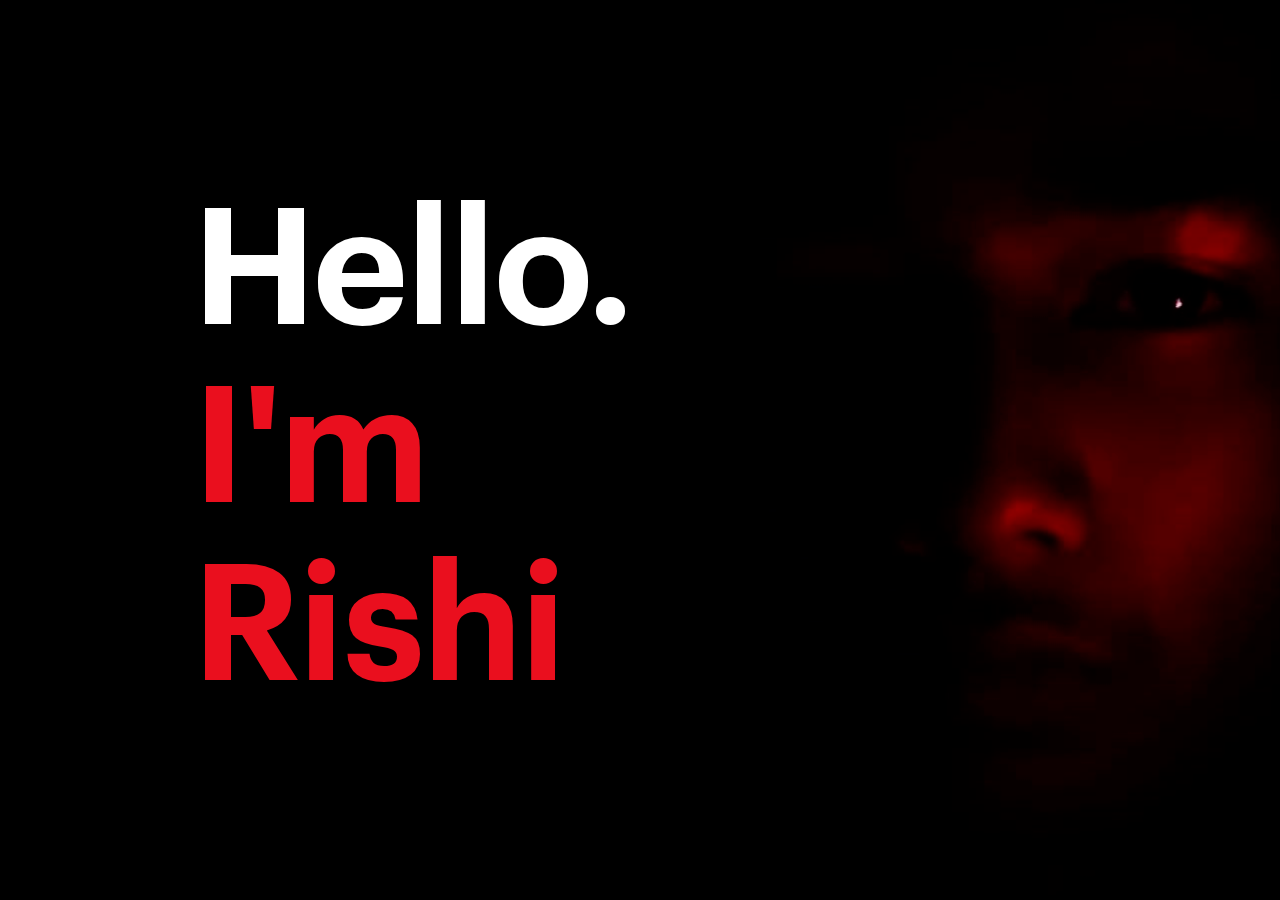
<file: index.html>
<!DOCTYPE html>
<html lang="en" class="no-js">
	
    <head>
    
        <!-- Global site tag (gtag.js) - Google Analytics -->
        <script async src="https://www.googletagmanager.com/gtag/js?id=G-5YTS1JEMYS"></script>
        <script>
            window.dataLayer = window.dataLayer || [];
            function gtag(){dataLayer.push(arguments);}
            gtag('js', new Date());
            
            gtag('config', 'G-5YTS1JEMYS');
        </script>

		<!-- Regular data -->
        <meta charset="utf-8">
		<meta content="text/html; charset=utf-8" http-equiv="Content-Type">
		
		<!-- Description -->
		<meta name="author" content="Rishi Kumar"/>
		<meta name="description" content="I design & create intuitive experiences."/>
		<meta name="keywords"  content="rishi,kumar,rishi kumar,pobir laru,pobir,laru,pobirlaru,portfolio,entrepreneur,web developer,app developer,webdeveloper,woocommerce,wordpress,ux,ui,graphic,design,branding,experience,iOS,product,manager,freelance,interface,india,chandigarh,web,dev,app,appdeveloper,android,android developer,androiddeveloper,website"/>
		<meta name="Resource-type" content="Document"/>
		<meta name="viewport" content="width=device-width, initial-scale=1">
		
		<!-- Open Graph data -->		
		<meta property="og:site_name" content="Rishi Kumar"/>
		<meta property="og:title" content="Rishi Kumar" />
		<meta property="og:description" content="I design & create intuitive experiences."/>
		<meta property="og:image" content="https://rishixkumar.web.app/img/thumbnail.png" />
		<meta property="og:type" content="website" />
		<meta property="og:url" content="https://rishixkumar.web.app/" />
  
		<!-- Title -->
		<title>rishixkumar.</title>

		<!-- Twitter -->	
		<meta name="twitter:card" content="summary">
		<meta name="twitter:title" content="Rishi Kumar">
		<meta name="twitter:description" content="I design & create intuitive experiences.">
		<meta name="twitter:url" content="https://rishixkumar.web.app">
		<meta name="twitter:image" content="https://rishixkumar.web.app/img/thumbnail.png">

		<!-- Icons -->			
		<link href="img/thumbnail.png" type="image/png" rel="image_src">
		<link href="index.html" rel="canonical">

		<link rel="apple-touch-icon" href="img/touch-icon-iphone.png" type="image/png">
		<link rel="apple-touch-icon" href="img/touch-icon-ipad.png" type="image/png" sizes="76x76">
		<link rel="apple-touch-icon" href="img/touch-icon-iphone-retina.png" type="image/png" sizes="120x120">
		<link rel="apple-touch-icon" href="img/touch-icon-ipad-retina.png" type="image/png" sizes="152x152">
		
		<link rel="icon" href="img/favicon-16x16.png" type="image/png" sizes="16x16">  
		<link rel="icon" href="img/favicon-32x32.png" type="image/png" sizes="32x32">  
		<link rel="icon" href="img/favicon-96x96.png" type="image/png" sizes="96x96"> 
		
		<!-- CSS -->
		<link href="css/style.css" rel="stylesheet" type="text/css">
		
		<!-- Toggle button mobile -->		
		<script src="ajax.googleapis.com/ajax/libs/jquery/1.8.3/jquery.min.js"></script>
		<script type="text/javascript">
			$(document).ready(function(){
			    $(".mobile-tap-area").click(function(){
			        $(".toggle-mobile-first").toggle();
			        $(".toggle-mobile-second").toggle();
			    });
			});
		</script>
		
    </head>

    <body class="website-background-black">
        
        
        <div class="hide-mobile mobile-tap-area">
            
            <div class="max-width">
                <div class="vertical-center">
                    
                    <h1>
                        
				<div class="text-color-white hide-text-block">
					<div class="animate toggle-mobile-first">Hello.</div>
				</div>
                        
				<div class="text-color-red hide-text-block">
					<div class="animate delay04 toggle-mobile-first">I am</div>
				</div>
                        
				<div class="text-color-red hide-text-block">
					<div class="animate delay08 toggle-mobile-first">Rishi</div>
				</div>
                        
                    </h1>
                    
                </div>
            </div>
            
            <div class="tap-indication">Tap anywhere</div>
        
        </div>
        
        
        
        <div class="max-width">
            <div class="vertical-center">
                
                <h1>
                    
			<div class="hide-text-block">
				<a href="about.html"><div class="animate text-color-white on-hover-40 hide-web label-hello "></div><div class="animate text-color-white on-hover-40 hide-mobile toggle-mobile-second">About</div></a>
			</div>
                    
			<div class="hide-text-block">
				<a href="#"><div class="animate text-color-red on-hover-40 delay04 hide-web label-iam"></div><div class="animate text-color-red on-hover-40 delay04 hide-mobile toggle-mobile-second">Work</div></a>
			</div>
                    
			<div class="hide-text-block">
				<a href="contact.html"><div class="animate text-color-red on-hover-40 delay08 hide-web label-dejan"></div><div class="animate text-color-red on-hover-40 delay08 hide-mobile toggle-mobile-second">Contact</div></a>
			</div>
                    
                </h1>
                
            </div>
        </div>

        
        
        <div class="bg-photo"></div>
    
        
        
    </body>

</html>
</file>
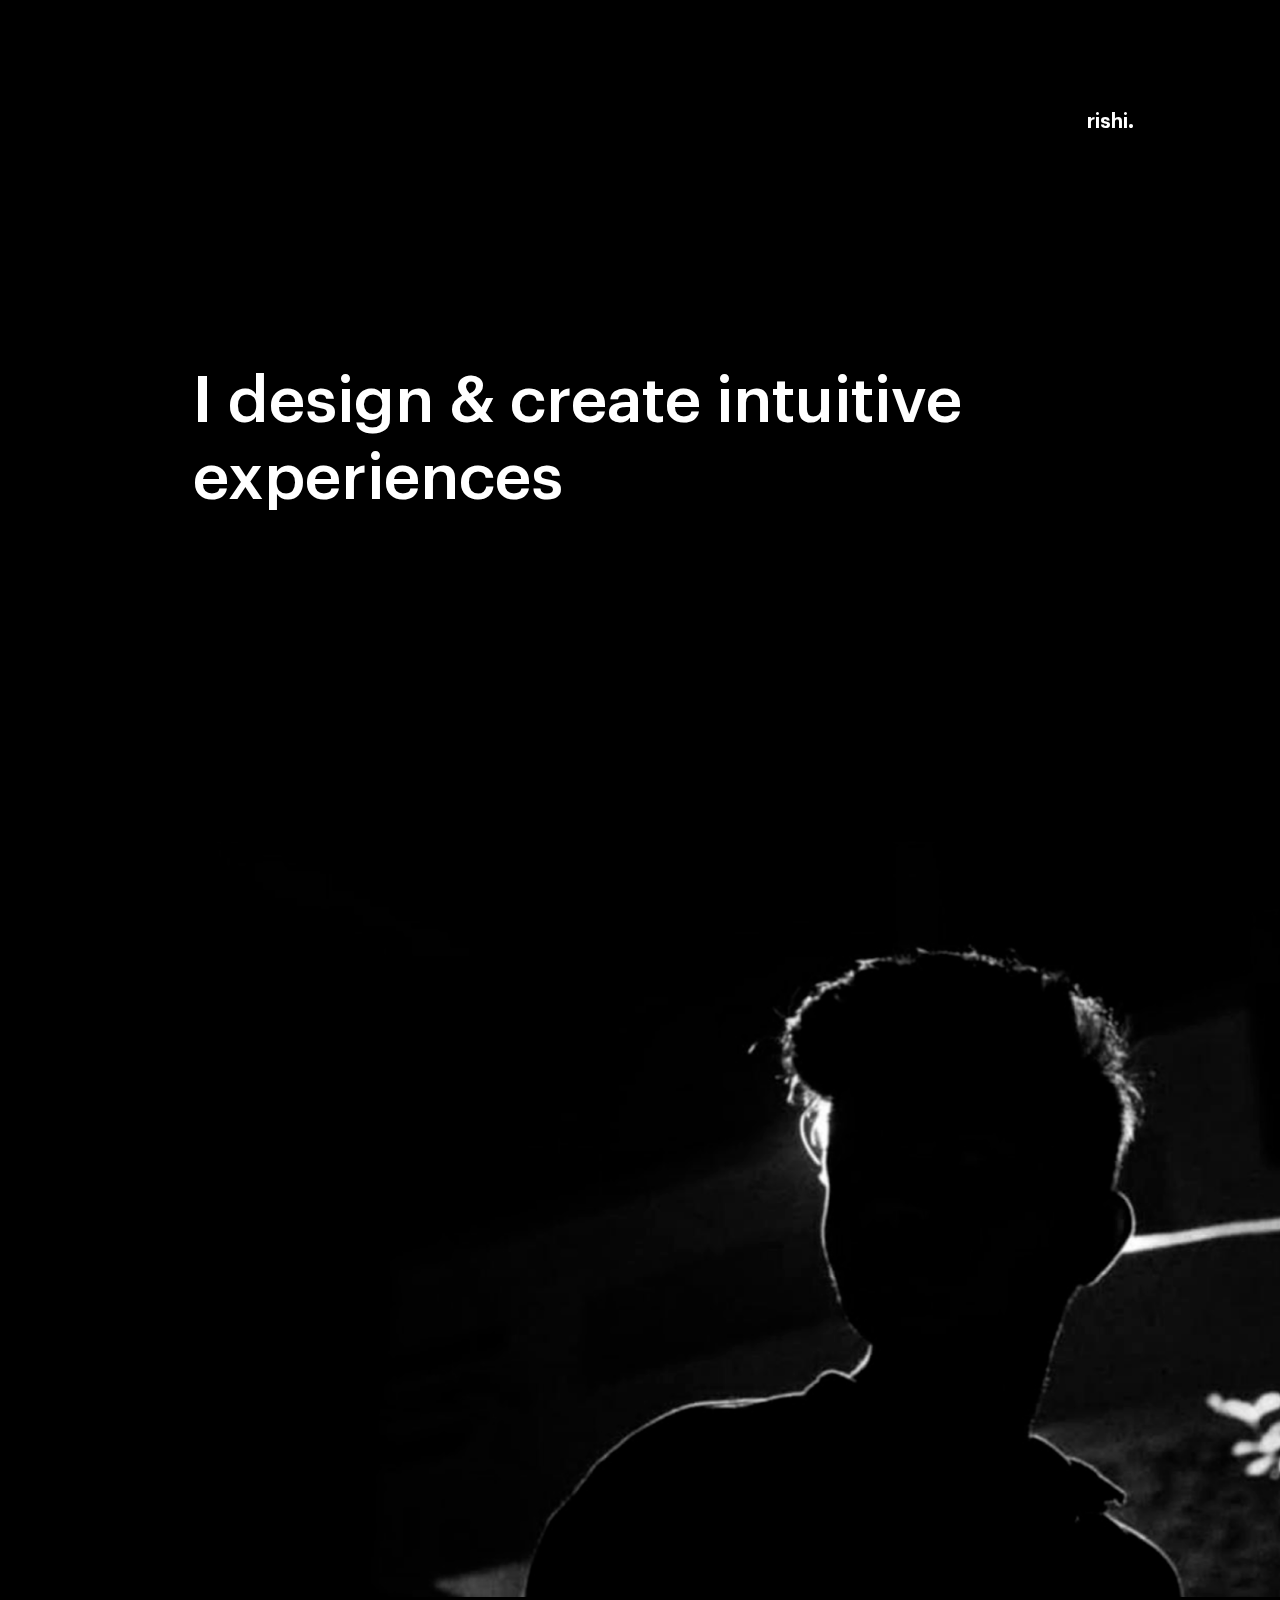
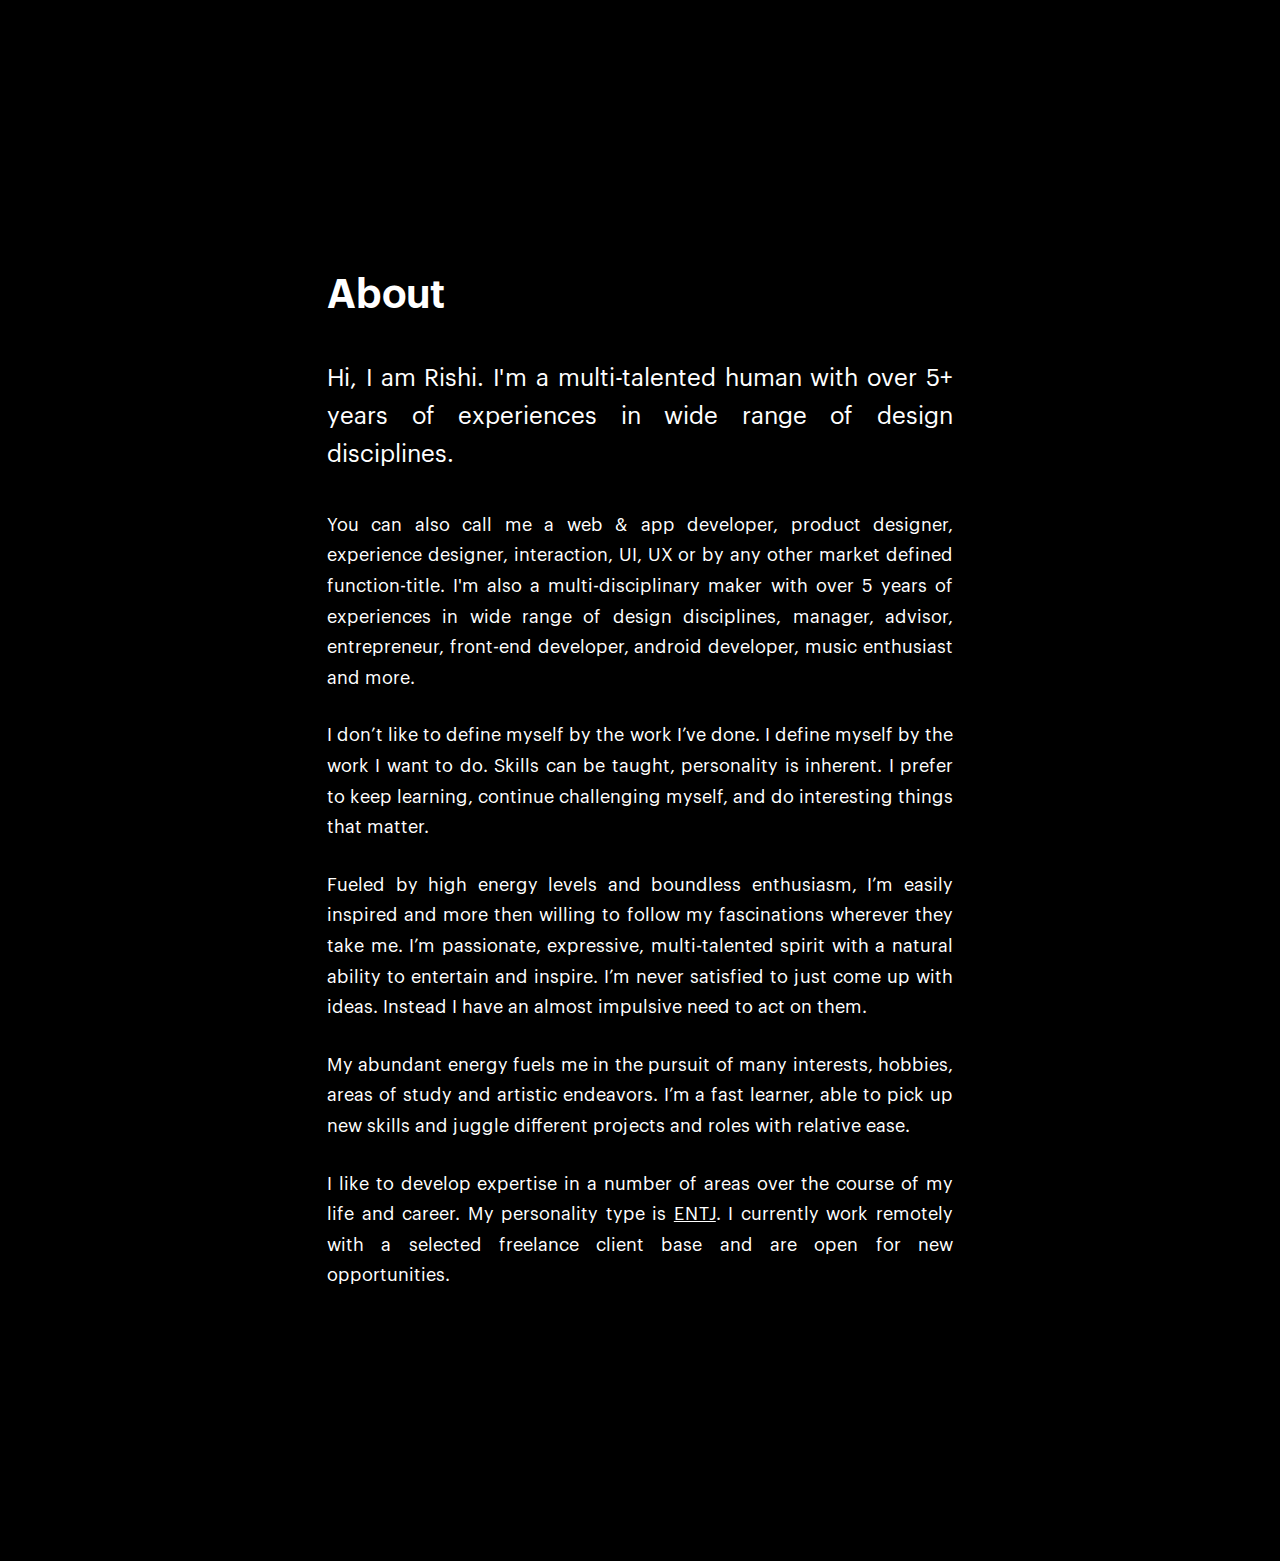
<file: about.html>
<!DOCTYPE html>
<html lang="en" class="no-js">
	
<head>
		<!-- Global site tag (gtag.js) - Google Analytics -->
        <script async src="https://www.googletagmanager.com/gtag/js?id=G-5YTS1JEMYS"></script>
        <script>
            window.dataLayer = window.dataLayer || [];
            function gtag(){dataLayer.push(arguments);}
            gtag('js', new Date());
            
            gtag('config', 'G-5YTS1JEMYS');
        </script>

		<!-- Regular data -->
        <meta charset="utf-8">
		<meta content="text/html; charset=utf-8" http-equiv="Content-Type">
		
		<!-- Description -->
		<meta name="author" content="Rishi Kumar"/>
		<meta name="description" content="I design & create intuitive experiences."/>
		<meta name="keywords"  content="rishi,kumar,rishi kumar,pobir laru,pobir,laru,pobirlaru,portfolio,entrepreneur,web developer,app developer,webdeveloper,woocommerce,wordpress,ux,ui,graphic,design,branding,experience,iOS,product,manager,freelance,interface,india,chandigarh,web,dev,app,appdeveloper,android,android developer,androiddeveloper"/>
		<meta name="Resource-type" content="Document"/>
		<meta name="viewport" content="width=device-width, initial-scale=1">
		
		<!-- Open Graph data -->		
		<meta property="og:site_name" content="Rishi Kumar"/>
		<meta property="og:title" content="Rishi Kumar" />
		<meta property="og:description" content="I design & create intuitive experiences."/>
		<meta property="og:image" content="https://rishixkumar.web.app/img/thumbnail.png" />
		<meta property="og:type" content="website" />
		<meta property="og:url" content="https://rishixkumar.web.app/" />
  
		<!-- Title -->
		<title>about / rishixkumar.</title>

		<!-- Twitter -->	
		<meta name="twitter:card" content="summary">
		<meta name="twitter:title" content="Rishi Kumar">
		<meta name="twitter:description" content="I design & create intuitive experiences.">
		<meta name="twitter:url" content="https://rishixkumar.web.app">
		<meta name="twitter:image" content="https://rishixkumar.web.app/img/thumbnail.png">

		<!-- Icons -->			
		<link href="img/thumbnail.png" type="image/png" rel="image_src">
		<link href="index.html" rel="canonical">

		<link rel="apple-touch-icon" href="img/touch-icon-iphone.png" type="image/png">
		<link rel="apple-touch-icon" href="img/touch-icon-ipad.png" type="image/png" sizes="76x76">
		<link rel="apple-touch-icon" href="img/touch-icon-iphone-retina.png" type="image/png" sizes="120x120">
		<link rel="apple-touch-icon" href="img/touch-icon-ipad-retina.png" type="image/png" sizes="152x152">
		
		<link rel="icon" href="img/favicon-16x16.png" type="image/png" sizes="16x16">  
		<link rel="icon" href="img/favicon-32x32.png" type="image/png" sizes="32x32">  
		<link rel="icon" href="img/favicon-96x96.png" type="image/png" sizes="96x96"> 
		
		<!-- CSS -->
		<link href="css/style.css" rel="stylesheet" type="text/css">
		
		<!-- Lazy load -->
		<!-- Yall: Remove the no-js class on the <html> element if JavaScript is on -->
		<script>document.documentElement.classList.remove("no-js")</script>
	
		
    </head>
<body class="website-background-black">	
	
<div class="block-image-overflow"><!-- Block hero image overflow -->
		
	<div class="max-width">
		<div class="logo">
			<div class="logo-inner">
				<a href="index.html">
					<div class="label-logo on-hover--40 text-color-white"></div>
				</a>
			</div>
		</div>
		
	<div class="top-bottom-margin">
		<div class="hide-text-block"><br>
			<h3 class="text-color-white animate">I design & create intuitive experiences</h3>
		</div>		
		
		<div class="hero-image animate delay02"><br>
			<img draggable="false" class="lazy" src="img/image-placeholder.png" data-src="img/img2.png">
			<noscript><img draggable="false" src="img/img2.png"></noscript>
		</div>
		
		
		<div class="max-width-70 text-color-white">
			<h4>About</h4>
			<p class="size-large" align="justify">
Hi, I am Rishi. I'm a multi-talented human with over 5+ years of experiences in wide range of design disciplines.
			</p>
			<p align="justify">
You can also call me a web & app developer, product designer, experience designer, interaction, UI, UX or by any other market defined function-title. I'm also a multi-disciplinary maker with over 5 years of experiences in wide range of design disciplines, manager, advisor, entrepreneur, front-end developer, android developer, music enthusiast and more.
			</p>
			<p align="justify">
I don’t like to define myself by the work I’ve done. I define myself by the work I want to do. Skills can be taught, personality is inherent. I prefer to keep learning, continue challenging myself, and do interesting things that matter.
			</p>
			<p align="justify">
Fueled by high energy levels and boundless enthusiasm, I’m easily inspired and more then willing to follow my fascinations wherever they take me. I’m passionate, expressive, multi-talented spirit with a natural ability to entertain and inspire. I’m never satisfied to just come up with ideas. Instead I have an almost impulsive need to act on them.
			</p>
			<p align="justify">
My abundant energy fuels me in the pursuit of many interests, hobbies, areas of study and artistic endeavors. I’m a fast learner, able to pick up new skills and juggle different projects and roles with relative ease.
			</p>
			<p align="justify">
I like to develop expertise in a number of areas over the course of my life and career. My personality type is <a class="underline text-color-white" href="http://www.personalitypage.com/ENTJ.html" target="_blank"> ENTJ</a>. I currently work remotely with a selected freelance client base and are open for new opportunities.
			</p> <!--
			<p align="justify">
You can read more about my biography, experience, skills, education and much more in the PDF attached bellow:
			</p>	
			<div class="links" data-aos="fade-up">
				<a class="on-hover-40 text-color-red" href="../files/Rishi_Kumar_CV.pdf" target="_blank">My resume (pdf 109kb) </a> 
			</div> -->
		</div>
	</div>
	
	
	</div> <! end max-width ->

			
</div> <! stop overflow ->		

<!-- Yall lazy load -->
<script src="polyfill.io/v2/polyfill.minc677.js?features=IntersectionObserver"></script>
<script src="js/yall.min.js"></script>
<script type="text/javascript">
	document.addEventListener("DOMContentLoaded", yall);
</script>


</body>

</html>
</file>
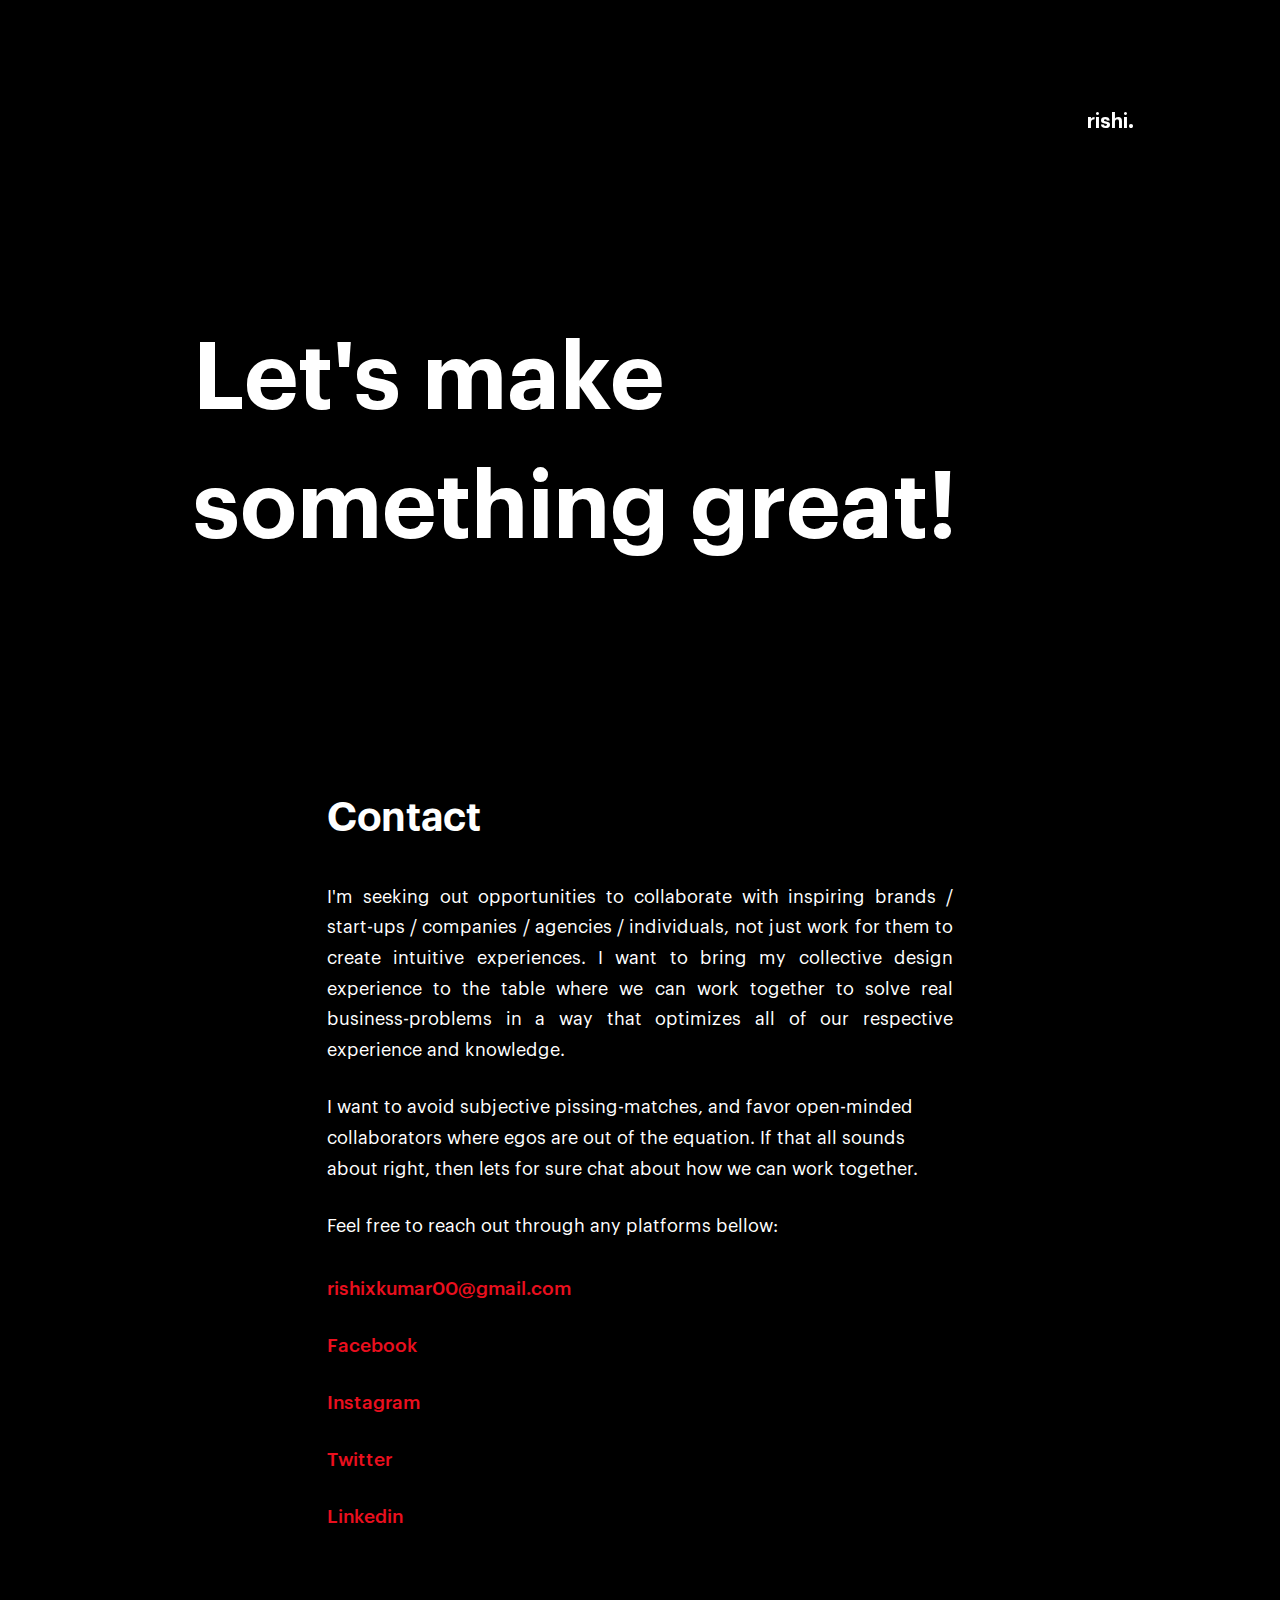
<file: contact.html>
<!DOCTYPE html>
<html lang="en" class="no-js">
	
<head>
		<!-- Global site tag (gtag.js) - Google Analytics -->
        <script async src="https://www.googletagmanager.com/gtag/js?id=G-5YTS1JEMYS"></script>
        <script>
            window.dataLayer = window.dataLayer || [];
            function gtag(){dataLayer.push(arguments);}
            gtag('js', new Date());
            
            gtag('config', 'G-5YTS1JEMYS');
        </script>

		<!-- Regular data -->
        <meta charset="utf-8">
		<meta content="text/html; charset=utf-8" http-equiv="Content-Type">
		
		<!-- Description -->
		<meta name="author" content="Rishi Kumar"/>
		<meta name="description" content="I design & create intuitive experiences."/>
		<meta name="keywords"  content="rishi,kumar,rishi kumar,pobir laru,pobir,laru,pobirlaru,portfolio,entrepreneur,web developer,app developer,webdeveloper,woocommerce,wordpress,ux,ui,graphic,design,branding,experience,iOS,product,manager,freelance,interface,india,chandigarh,web,dev,app,appdeveloper,android,android developer,androiddeveloper"/>
		<meta name="Resource-type" content="Document"/>
		<meta name="viewport" content="width=device-width, initial-scale=1">
		
		<!-- Open Graph data -->		
		<meta property="og:site_name" content="Rishi Kumar"/>
		<meta property="og:title" content="Rishi Kumar" />
		<meta property="og:description" content="I design & create intuitive experiences."/>
		<meta property="og:image" content="https://rishixkumar.web.app/img/thumbnail.png" />
		<meta property="og:type" content="website" />
		<meta property="og:url" content="https://rishixkumar.web.app/" />
  
		<!-- Title -->
		<title>contact / rishixkumar.</title>

		<!-- Twitter -->	
		<meta name="twitter:card" content="summary">
		<meta name="twitter:title" content="Rishi Kumar">
		<meta name="twitter:description" content="I design & create intuitive experiences.">
		<meta name="twitter:url" content="https://rishixkumar.web.app">
		<meta name="twitter:image" content="https://rishixkumar.web.app/img/thumbnail.png">

		<!-- Icons -->			
		<link href="img/thumbnail.png" type="image/png" rel="image_src">
		<link href="index.html" rel="canonical">

		<link rel="apple-touch-icon" href="img/touch-icon-iphone.png" type="image/png">
		<link rel="apple-touch-icon" href="img/touch-icon-ipad.png" type="image/png" sizes="76x76">
		<link rel="apple-touch-icon" href="img/touch-icon-iphone-retina.png" type="image/png" sizes="120x120">
		<link rel="apple-touch-icon" href="img/touch-icon-ipad-retina.png" type="image/png" sizes="152x152">
		
		<link rel="icon" href="img/favicon-16x16.png" type="image/png" sizes="16x16">  
		<link rel="icon" href="img/favicon-32x32.png" type="image/png" sizes="32x32">  
		<link rel="icon" href="img/favicon-96x96.png" type="image/png" sizes="96x96"> 
		
		<!-- CSS -->
		<link href="css/style.css" rel="stylesheet" type="text/css">
		
		<!-- Yall: Remove the no-js class on the <html> element if JavaScript is on -->
		<script>document.documentElement.classList.remove("no-js")</script>		

 		<!-- Reveal on scroll -->
		<link rel="stylesheet" href="unpkg.com/aos%403.0.0-beta.6/dist/aos.css" />       

    </head>
    
<body class="website-background-black">	
	
		
	<div class="max-width">
		<div class="logo">
			<div class="logo-inner">
				<a href="index.html">
					<div class="label-logo on-hover--40 text-color-white"></div>
				</a>
			</div>
		</div>
		
	<div class="top-bottom-margin">
		<div class="hide-text-block">
			<h2 class="text-color-white animate">Let's make something great!</h2>
		</div>		
		
		<div class="max-width-70 text-color-white animate delay02">
			<h4>Contact</h4>
			<p align="justify">
I'm seeking out opportunities to collaborate with inspiring brands / start-ups / companies / agencies / individuals, not just work for them to create intuitive experiences. I want to bring my collective design experience to the table where we can work together to solve real business-problems in a way that optimizes all of our respective experience and knowledge.
			</p>
			<p>
I want to avoid subjective pissing-matches, and favor open-minded collaborators where egos are out of the equation. 
If that all sounds about right, then lets for sure chat about how we can work together.
			</p>
			<p>
Feel free to reach out through any platforms bellow:
			</p>

			<div class="links">
				<a class="on-hover-40 text-color-red label-email copy-email"></a>
                <a class="on-hover-40 text-color-red" href="https://facebook.com/rishixkumar00/" target="_blank">Facebook</a>
				<a class="on-hover-40 text-color-red" href="https://instagram.com/rishixkumar00/" target="_blank">Instagram</a>
				<a class="on-hover-40 text-color-red" href="https://twitter.com/rishixkumar00" target="_blank">Twitter</a>
				<a class="on-hover-40 text-color-red" href="https://www.linkedin.com/in/rishixkumar00" target="_blank">Linkedin</a>
			</div>			

		</div>
	</div>
	
	
	</div> <! end max-width ->



<!-- Yall lazy load -->
<script src="polyfill.io/v2/polyfill.minc677.js?features=IntersectionObserver"></script>
<script src="js/yall.min.js"></script>
<script type="text/javascript">
	document.addEventListener("DOMContentLoaded", yall);
</script>


<!-- Copy to clipboard -->
<script src="js/clipboard.min.js"></script>
<script>
	var clipboard = new ClipboardJS('.copy-email', {
		text: function() {
		return 'rishixkumar00@gmail.com';
	}
	});
		clipboard.on('success', function(e) {
		console.log(e);
	});	
		clipboard.on('error', function(e) {
		console.log(e);
	});
</script>


</body>

</html>
</file>
<file: css/style.css>
@font-face {
	font-family: 'Regular';
	src: url('../fonts/Graphik-Regular.eot');
	src: url('../fonts/Graphik-Regulard41d.eot?#iefix') format('embedded-opentype'),
		url('../fonts/Graphik-Regular.woff') format('woff'),
		url('../fonts/Graphik-Regular.ttf') format('truetype');
	font-weight: normal;
	font-style: normal;
}
@font-face {
	font-family: 'Semibold';
	src: url('../fonts/Graphik-Semibold.eot');
	src: url('../fonts/Graphik-Semiboldd41d.eot?#iefix') format('embedded-opentype'),
		url('../fonts/Graphik-Semibold.woff') format('woff'),
		url('../fonts/Graphik-Semibold.ttf') format('truetype');
	font-weight: 600;
	font-style: normal;
}
@font-face {
	font-family: 'Medium';
	src: url('../fonts/Graphik-Medium.eot');
	src: url('../fonts/Graphik-Mediumd41d.eot?#iefix') format('embedded-opentype'),
		url('../fonts/Graphik-Medium.woff') format('woff'),
		url('../fonts/Graphik-Medium.ttf') format('truetype');
	font-weight: 500;
	font-style: normal;
}

html, body, div, span, applet, object, iframe,
h1, h2, h3, h4, h5, h6, p, blockquote, pre,
a, abbr, acronym, address, big, cite, code,
del, dfn, em, img, ins, kbd, q, s, samp,
small, strike, strong, sub, sup, tt, var,
b, u, i, center,
dl, dt, dd, ol, ul, li,
fieldset, form, label, legend,
table, caption, tbody, tfoot, thead, tr, th, td,
article, aside, canvas, details, embed,
figure, figcaption, footer, header, hgroup,
menu, nav, output, ruby, section, summary,
time, mark, audio, video {
	margin: 0;
	padding: 0;
	border: 0;
	font-size: 100%;
	font: inherit;
	vertical-align: baseline;
}

html, body {
    -webkit-font-smoothing: antialiased;
    -moz-osx-font-smoothing: grayscale;
    font-smoothing: antialiased;
    text-rendering: optimizeLegibility;
    padding:0;
    margin:0;
	font-size: calc(1em + 1vw);
}

/*	=====================================================================
									GENERAL							
	===================================================================== */

::selection {
  color: rgba(255,255,255,.99);
  background: rgba(0,0,0,.99);
}
::-moz-selection {
  color: rgba(255,255,255,.99);
  background: rgba(0,0,0,.99);
}

/* ------ Backgrounds ------ */
.website-background-black {
	background: #000000;
}
.website-background-white {
	background: #ffffff;
}

/* ------ Colors ------ */
.text-color-white {
	color: #ffffff;
}
.text-color-red {
	color: #ea0f1e;
}
.text-color-black {
	color: #000000;
}
.text-color-gray {
	color: #888888;
}

/* ------ Text styles ------ */
.underline {
	text-decoration: underline;
}

.hide-text-block {
	position: relative;
	display: block;
	overflow: hidden;
}

h1 {
	font-family:'Semibold';
	position: fixed;
	line-height: 110%;
	letter-spacing: -2px;
    font-size: 3.2em; /* general fallback */
    font-size: 18vm; /* IE9 fallback */
/*     font-size: 19vmin; */
    font-size: 18vmin;

}
		@media screen and (max-width: 767px) {
			h1 {
			line-height: 130%;
			}
		}
		
h2 {
	font-family:'Semibold';
	line-height: 140%;
	font-size: 100px;
    font-size: 2.222em;
}

h3 {
	font-family:'Medium';
	line-height: 120%;
	font-size: 64px;
	/* font-size: 1.780em; */
}

h4 {
	font-family:'Semibold';	
	line-height: 140%;
	font-size: 48px;
	font-size: 40px;
	margin: 16vh 0 4vh 0;
	margin: 24vh 0 4vh 0;
}
		@media screen and (max-width: 767px) {
			h4 {
			font-size: 30px;
			}
		}
h5 {
	font-family:'Semibold';
	line-height: 140%;
	font-size: 36px;
	font-size: 30px;
	margin: 12vh 0 5vh 0;
	margin: 12vh 0 3vh 0;
	

}
		@media screen and (max-width: 767px) {
			h5 {
				font-size: 20px;
			}
		}
h6 {
	font-family: "Semibold";
	line-height: 140%;
	font-size: 24px;
	margin: 8vh 0 2vh 0;	
}	


/* ------ paragraph styling ------ */

p {
	line-height: 170%;
	font-family:'Regular';
	font-size: 18px;
	margin-bottom: 3vh;
}

p.size-small {
	font-family: "Medium";
	font-size: 16px;
	margin-bottom: 0;
}
		@media screen and (max-width: 767px) {
			p.size-small {
			font-size: 14px;
			}
		}
		
.size-medium {
	line-height: 180%;
	font-size: 20px;
}

.size-large {
	line-height: 160%;
	font-size: 24px;
	margin-bottom: 4vh;
}

b {
	font-family: "Medium";
}

i {
	font-style:italic;
}


/* ------ List ------ */
ul {
	line-height: 180%;
	font-family:'Regular';
	font-size: 18px;
	margin-bottom: 5vh;
}

li {
	margin-left: 3vh;
}


blockquote {
	line-height: 170%;
	font-family:'Regular';
	font-size: 18px;
/* 	font-style:italic; */
	color: #666666;
	margin: 6vmin 0;
	padding: 10px 20px 10px 30px;
	border-left:4px solid #dddddd;
}



/* ------ Links ------ */
a, a:after, a:visited {
	text-decoration: none;
	cursor: pointer;
	color: #000000;	
}


a.text-color-white, a.text-color-white:after, a.text-color-white:visited {
	color: #ffffff;	
}

a.text-color-red, a.text-color-red:after, a.text-color-red:visited {
	color: #ea0f1e;
}

/* ------ Hover states ------ */
.on-hover-40, .on-hover--40 {
	transition: all .4s cubic-bezier(0.2, 0.6, 0.2, 1);
}
.on-hover-40:hover {
	margin-left: 40px;
	transition: all .4s cubic-bezier(0.2, 0.6, 0.2, 1);	
}
.on-hover--40:hover {
	margin-left: -40px;
	transition: all .4s cubic-bezier(0.2, 0.6, 0.2, 1);	
}
		@media screen and (max-width: 767px) {
			.on-hover-40:hover {
				margin-left: 0px;	
			}
			.on-hover--40:hover {
				margin-left: 0px;
			}	
		}

/* ------ Media ------ */
img {
    max-width: 100%;
    max-height: 100%;
	pointer-events: none !important;
}
video {
	display: block;
	max-width: 100%;
	height: auto;
}

/* ------ Hide .lazy elements if JavaScript is off ------ */
.no-js .lazy {
  display: none;
}

/* ------ Grid ------ */
.top-bottom-margin {
	margin: 40vh 0 20vh 0;
	margin: 35vh 0 20vh 0;
	margin: 35vh 0 30vh 0;
} 

.max-width {
	max-width: 68%;
	max-width: 21.5em;
	margin: 0 auto;
}
		@media screen and (max-width: 767px) {
			.max-width {
				max-width: 100%;
				max-width: 86%;
			}
		}

/* ------ Logo ------ */
.logo {
	float: right;
}
.logo-inner {
	position: fixed;
	top: 10%;
	z-index: 999;
}
		@media screen and (max-width: 767px) {
			.logo-inner {
				top: 5%;
				left: 75%;
			}
		}
.label-logo:after { 
	font-family:"Semibold";
	font-size: 20px;
    content:"rishi.";
}
.label-logo:hover:after{
	content:"rishixkumar.";
	white-space: nowrap;
}
		@media screen and (max-width: 767px) {
			.label-logo:hover:after{
				content:"rishi.";
			}
		}
.label-logo{
	-webkit-animation:fadelogo .6s cubic-bezier(0.2, 0.6, 0.2, 1);
	-moz-animation:fadelogo .6s cubic-bezier(0.2, 0.6, 0.2, 1);
	animation:fadelogo .6s cubic-bezier(0.2, 0.6, 0.2, 1);
	-webkit-animation-fill-mode:backwards;
	-moz-animation-fill-mode:backwards;
	animation-fill-mode:backwards;	
}
@-webkit-keyframes fadelogo {
	0% {-webkit-transform: translateY(10vh);}
	100% {-webkit-transform: translateY(0vh);}	
}
@keyframes fadelogo {
	0% {opacity: 0;transform: translateY(10vh);}
	100% {opacity: 1;transform: translateY(0vh);}	
}

/* ------ Reading position ------ */
.rpi-progress-bar{
	box-sizing:border-box;
	position:fixed;
	width:100%;
	top:0;
	left:0;
	padding-bottom:20px;
	z-index: 1;
}
.rpi-progress-bar__position{
	box-sizing:inherit;
	height:4px; /* control the height of the progress bar */
	width:100%;
	background-color: #D1001D;
	-webkit-transform-origin:0 50%;
	transform-origin:0 50%;
	-webkit-transition:-webkit-transform 50ms;
	transition:-webkit-transform 50ms;
	transition:transform 50ms;
	transition:transform 50ms,-webkit-transform 50ms;
	-webkit-transform:scaleX(0);
	transform:scaleX(0);
	will-change:transform;
	position:relative;
}




/*	=====================================================================
									HOMEPAGE							
	===================================================================== */


.vertical-center {
	position: absolute;
	height: 100%;
	display: -webkit-flex; /* Safari */
	display: flex;  
	-webkit-align-items: center; /* Safari */
	align-items:   center;
}

.label-hello:after{
    content:"Hello.";
}
.label-hello:hover:after{
	content:"About";
}
.label-iam:after{
    content:"I'm";
}
.label-iam:hover:after{
	content:"Work";
}
.label-dejan:after{
    content:"Rishi";
}
.label-dejan:hover:after{
	content:"Contact";
}
.label-error:after{
	content:"Oops!";
}
.label-error:hover:after{
	content:"Home";
}

.animate {
	-webkit-animation:animate .6s cubic-bezier(0.2, 0.6, 0.2, 1);
	-moz-animation:animate .6s cubic-bezier(0.2, 0.6, 0.2, 1);
	animation:animate .6s cubic-bezier(0.2, 0.6, 0.2, 1);
	-webkit-animation-fill-mode:backwards;
	-moz-animation-fill-mode:backwards;
	animation-fill-mode:backwards;
}


@-webkit-keyframes animate {
	0% {opacity: 0;-webkit-transform: translateY(100%);}
	100% {opacity: 1;-webkit-transform: translateY(0%);}	
}

@keyframes animate {
	0% {opacity: 0;transform: translateY(30vh);} /* WORK ON THISSS! */
/* 	0% {transform: translateY(100%);} */
	100% {opacity: 1;transform: translateY(0%);}	
}

/* ------ Delays ------ */
.delay02 { -webkit-animation-delay: .2s; animation-delay: .2s;}
.delay04 { -webkit-animation-delay: .4s; animation-delay: .4s;}
.delay06 { -webkit-animation-delay: .6s; animation-delay: .6s;}
.delay08 { -webkit-animation-delay: .8s; animation-delay: .8s;}
.delay10 { -webkit-animation-delay: 1s; animation-delay: 1s;}
.delay12 { -webkit-animation-delay: 1.2s; animation-delay: 1.2s;}

/* ------ Background photo ------ */
.bg-photo {	
	z-index: -9;	
	position: fixed;
	top: 0; 
	right: 0; 
	bottom: 0; 
	left: 35%;
	background-image: url(../img/img1.png);
	background-repeat: no-repeat; 
	-webkit-background-size: cover;
	-moz-background-size: cover;
	-o-background-size: cover;
	 background-size: cover;
	
	-webkit-animation:bg-photo 1.2s cubic-bezier(.5, .6, .6, 1);
	-moz-animation:bg-photo 1.2s cubic-bezier(.5, .6, .6, 1);
	animation:bg-photo 1.2s cubic-bezier(.5, .6, .6, 1);	
	-webkit-animation-fill-mode:backwards;
	-moz-animation-fill-mode:backwards;
	animation-fill-mode:backwards;
}
	@media screen and (max-width: 767px) {
		.bg-photo {
		-webkit-animation:bg-photo .6s cubic-bezier(.5, .6, .6, 1);
		-moz-animation:bg-photo .6s cubic-bezier(.5, .6, .6, 1);
		animation:bg-photo .6s cubic-bezier(.5, .6, .6, 1);		
		}
	}
@-webkit-keyframes bg-photo {
	0% {opacity: 0;transform: scale(1.1);}
	100% {opacity: 1;transform: scale(1);}	
}

@keyframes bg-photo {
	0% {opacity: 0;transform: scale(1.1);}
	100% {opacity: 1;transform: scale(1);}	
}
		@media screen and (max-width:480px) {
			.bg-photo {
				left: -50%;
			}	
		}


/*	=====================================================================
							HOMEPAGE MOBILE							
	===================================================================== */


@media screen and (min-width: 768px) {
	.hide-mobile {
		display: none;
	}
}

@media screen and (max-width: 767px) {
	.hide-web {
		display: none;
	}
	.toggle-mobile-second {
		display: none;
	}
	.mobile-tap-area {
		background: transparent;
		position: absolute;
		width: 100%;
		height: 100%;
	}
	.tap-indication {
	    text-align: center;
		width: 100%;
		font-family:"Medium";
		color: #ffffff;
		position: fixed;
		bottom: 4%;
		font-size: 0.6em; /* general fallback */
	    font-size: 3.6vm; /* IE9 fallback */
	    font-size: 3.6vmin;
		animation: bounce 1s infinite alternate;
		
		-webkit-animation:bounce .5s cubic-bezier(.5, .6, .6, 1) infinite alternate;
		-moz-animation:bounce .5s cubic-bezier(.5, .6, .6, 1) infinite alternate;
		animation:bounce .5s cubic-bezier(.5, .6, .6, 1) infinite alternate;	
	}
	@keyframes bounce {
	  from {
	    transform: translateY(0px);
	  }
	  to {
	    transform: translateY(-8px);
	  }
	}
	@-webkit-keyframes bounce {
	  from {
	    transform: translateY(0px);
	  }
	  to {
	    transform: translateY(-8px);
	  }
	}
}


/*	=====================================================================
							ABOUT AND CONTACT					
	===================================================================== */

.max-width-left-70 {	
	max-width: 70%;
}
		@media screen and (max-width: 767px) {
			.max-width-left-70 {	
				max-width: 100%;
			}
		}


/* ------ Copy email to clipboard ------ */
.label-email {
	cursor: pointer;
}
.label-email:after{
    content:"rishixkumar00@gmail.com";
}
.label-email:hover:after{
	content:"Copy to clipboard";
}
.label-email:hover:active:after {
    content:"Email copied";
}
		@media screen and (max-width: 767px) {
			.label-email:hover:after{
				content:"Copied to clipboard";
			}
		}



/*	=====================================================================
								WORK LIST							
	===================================================================== */

.work-block {
	margin: 12vh 0;
}

		@media screen and (max-width: 767px) {
			.work-block {
				margin-top: 10vh 0;
			}
		}

/*	=====================================================================
								PROJECT PAGE							
	===================================================================== */


.block-image-overflow {
    width: 100%;
    overflow: hidden;
}


.hero-image {
	width: 100vw;
	height: 90vh;
	overflow: hidden;
	margin: 30vh 0;
}
		@media screen and (max-width: 767px) {
			.hero-image {
				margin: 20vh 0;
			}	
		}	
.hero-image img {
    width: 100%;
    height: 100vh;
    object-fit: cover;
}
		@media screen and (max-width: 767px) {
			.hero-image img {
				background-position: right bottom;
			}	
		}	

.max-width-70 {	
	max-width: 70%;
	margin: 0 auto;
}
		@media screen and (max-width: 767px) {
			.max-width-70 {	
				max-width: 100%;
				margin: auto;
			}
		}


.links a {
	display: block;
	margin: 4vh 0;
	font-family: "Medium";
	font-size: 19px;	
}



.images {
	margin: 8vh 0;
}
	@media screen and (max-width: 767px) {
		.images {
			margin: 4vh 0;
		}
	}

.images img {
	margin: 4vh 0;
}
	@media screen and (max-width: 767px) {
		.images img {
			margin: 2vh 0;
		}
	}


.video {
	margin: 8vh 0;
}
	@media screen and (max-width: 767px) {
		.video {
			margin: 4vh 0;
		}
	}

	
/* iPhone video container */
.iphone-video {
	width: 100%;
	height: 80vh;
	display: -webkit-flex; /* Safari */
	display: flex;  
	-webkit-align-items: center; /* Safari */
	align-items: center;
	position: relative;
}

.iphone-notch {
	background-image: url(../img/devices-iphone-notch.png);
	background-repeat: no-repeat;
	background-size: contain;
	background-position: center;
	height: 20%;
	width: 100%;
	position: absolute;
	z-index: 1;
	margin-top: -17%;

}

.iphone-mask {
   -moz-border-radius:28px;
    -webkit-border-radius:28px;
    border-radius:28px;
    overflow:hidden;
	position: relative;
	margin: 0 auto;
	height: 70vh;
}
.iphone-video video {
	width: auto;
	height: 70vh;
}
.devices-iphone {
	background-image: url(../img/devices-iphone.png);
	background-repeat: no-repeat;
	background-size: contain;
	background-position: center;
	height: 100%;
	width: 100%;
	position: absolute;
	z-index: -1;
}
		
		@media screen and (max-width: 767px) {
			.iphone-video {
				height: 60vh;
			}
			.iphone-mask {
			   -moz-border-radius:18px;
			    -webkit-border-radius:18px;
			    border-radius:18px;
				height: 52vh;
			}
			.iphone-video video {
				height: 52vh;
			}
		}
</file>
